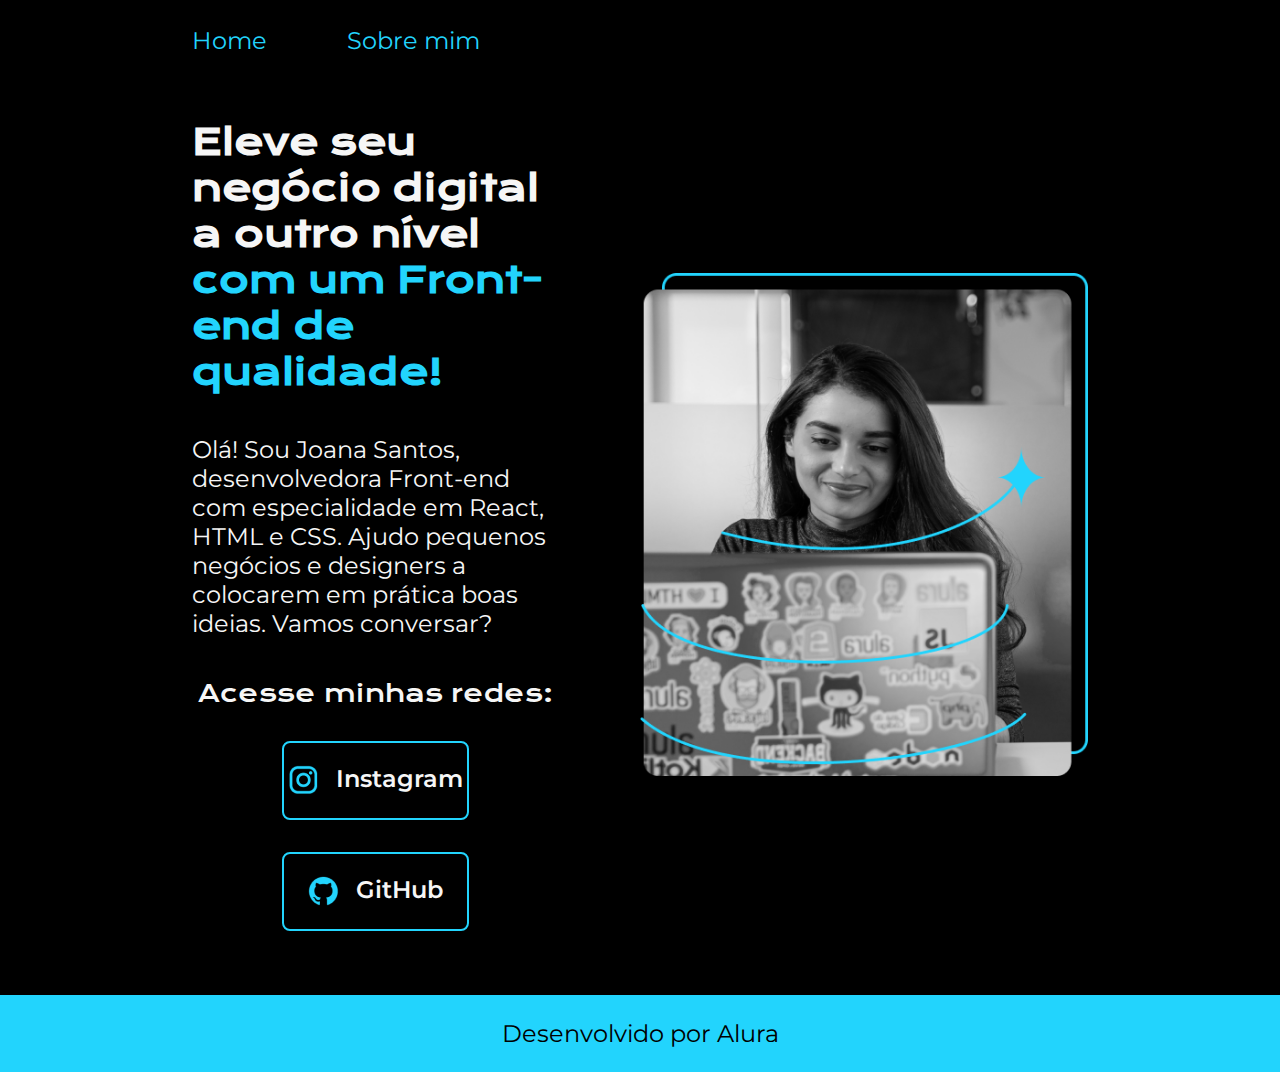
<file: index.html>
<!DOCTYPE html>
<html lang="pt-br">
<head>
    <meta charset="UTF-8">
    <meta http-equiv="X-UA-Compatible" content="IE=edge">
    <meta name="viewport" content="width=device-width, initial-scale=1.0">
    <title>Portifolio</title>
    <link rel="stylesheet" href="./css/style.css">
</head>
<body>
    <header class="cabecalho">
        <nav class="cabecalho-menu">
            <a  class="cabecalho-menu-link" href="index.html" >Home</a>
            <a class="cabecalho-menu-link" href="about.html">Sobre mim</a>
        </nav>
    </header>
    <main class="apresentacao">
        <section class="apresentacao-conteudo">
            <h1 class="apresentacao-conteudo-titulo">Eleve seu negócio digital a outro nível <strong class="titulo-destaque">com um Front-end de qualidade!</strong></h1>
            <p class="apresentacao-conteudo-texto">Olá! Sou Joana Santos, desenvolvedora Front-end com especialidade em React, HTML e CSS. Ajudo pequenos negócios e designers a colocarem em prática boas ideias. Vamos conversar?</p>
            <div class="apresentacao-links">
                <h2 class="apresentacao-links-subtitulo">Acesse minhas redes:</h2>
                <a class="apresentacao-links-navegacao" href="hnavegacao://instagram.com/rafaballerini">
                    <img src="./assets/instagram.png" alt="">Instagram
                </a>
                <a class="apresentacao-links-navegacao" href="https://github.com/guilhermeonrails">
                    <img src="./assets/github.png" alt="">GitHub
                </a>
            </div>
        </section>
            <img class="apresentacao-imagem" src="./assets/Imagem.png" alt="Foto da Joana Santos programando">
    </main>
    <footer class="rodape">
        <p>Desenvolvido por Alura</p>
    </footer>
</body>
</html>
</file>
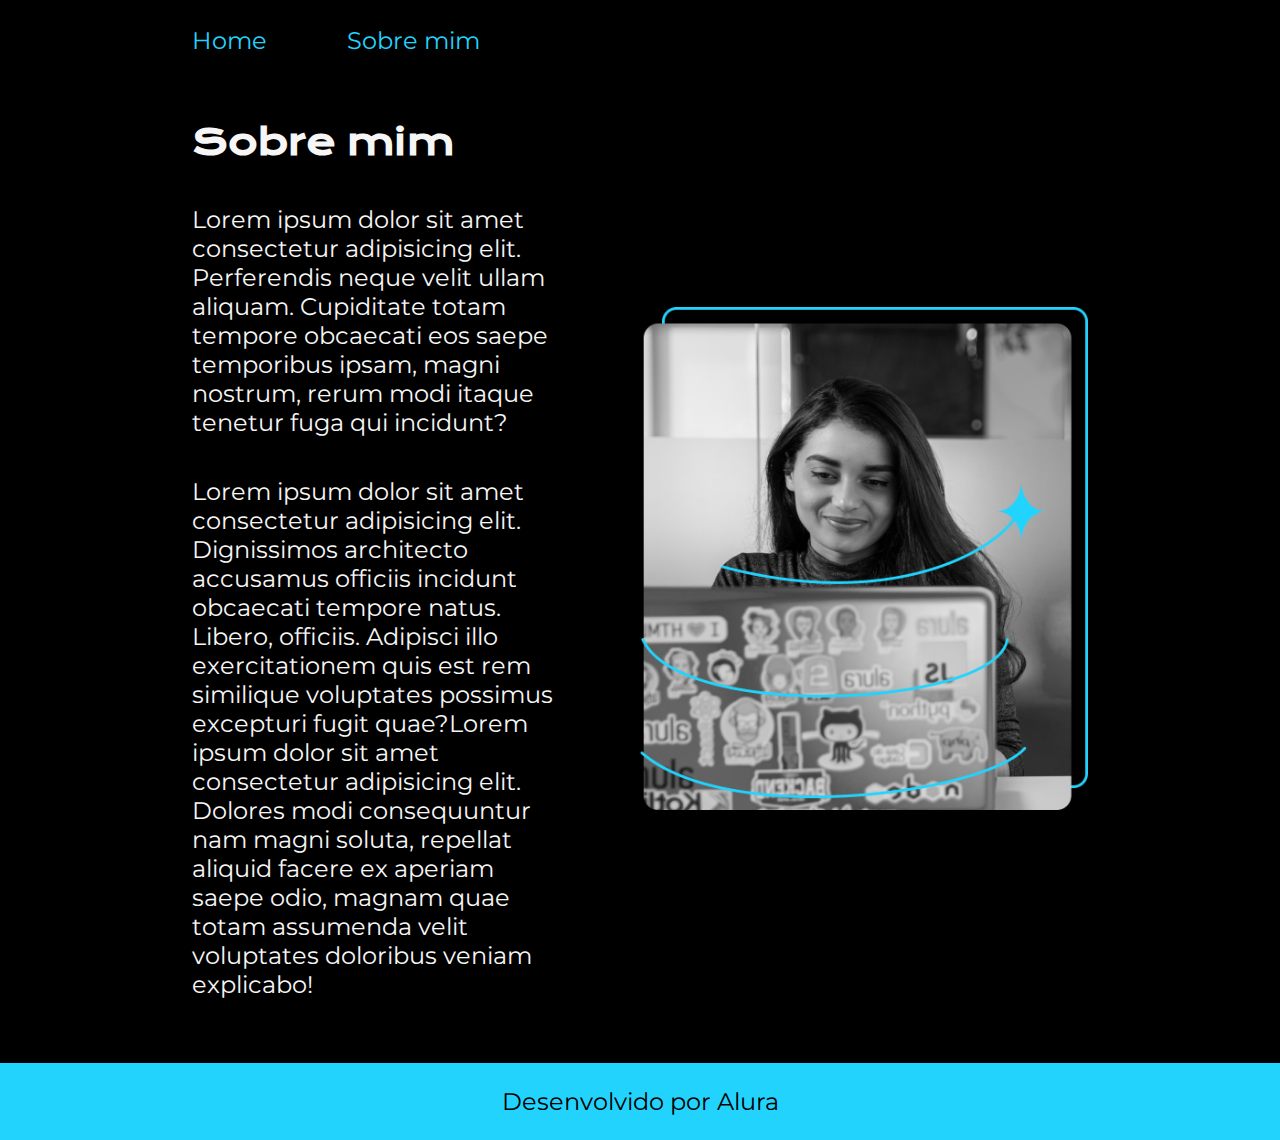
<file: about.html>
<!DOCTYPE html>
<html lang="pt-br">
<head>
  <meta charset="UTF-8">
  <meta name="viewport" content="width=device-width, initial-scale=1.0">
  <title>Sobre mim</title>
  <link rel="stylesheet" href="./css/style.css">
</head>
<body>
  <header class="cabecalho">
    <nav class="cabecalho-menu">
      <a  class="cabecalho-menu-link" href="index.html" >Home</a>
      <a class="cabecalho-menu-link" href="about.html">Sobre mim</a>
  </nav>
  </header>
  <main class="apresentacao">
    <section class="apresentacao-conteudo">
      <h1 class="apresentacao-conteudo-titulo">Sobre mim</h1>
      <p class="apresentacao-conteudo-texto">Lorem ipsum dolor sit amet consectetur adipisicing elit. Perferendis neque velit ullam aliquam. Cupiditate totam tempore obcaecati eos saepe temporibus ipsam, magni nostrum, rerum modi itaque tenetur fuga qui incidunt?</p>
      <p class="apresentacao-conteudo-texto">Lorem ipsum dolor sit amet consectetur adipisicing elit. Dignissimos architecto accusamus officiis incidunt obcaecati tempore natus. Libero, officiis. Adipisci illo exercitationem quis est rem similique voluptates possimus excepturi fugit quae?Lorem ipsum dolor sit amet consectetur adipisicing elit. Dolores modi consequuntur nam magni soluta, repellat aliquid facere ex aperiam saepe odio, magnam quae totam assumenda velit voluptates doloribus veniam explicabo!</p>
    </section>
    <img class="apresentacao-imagem" src="./assets/Imagem.png" alt="Foto da Joana Santos programando">
  </main>
  <footer class="rodape">
    <p>Desenvolvido por Alura</p>
</footer>
</body>
</html>
</file>
<file: css/style.css>
/*Importando fonts do Google fonts*/
@import url('https://fonts.googleapis.com/css2?family=Krona+One&family=Montserrat:wght@400;600&display=swap');

/* Variáveis CSS */
:root {
    --cor-principal: #000000;
    --cor-secundaria: #F6F6F6;
    --cor-terciaria: #22D4FD;
}

/* Resetando o CSS */
* {
    margin: 0;
    padding: 0;
}

body{
    box-sizing: border-box;
    background-color: var(--cor-principal);
    color: var(--cor-secundaria);
}

.cabecalho {
    padding: 2% 0% 0% 15%;
}

.cabecalho-menu {
    display: flex;
    gap: 80px;
}

.cabecalho-menu-link {
    font-family: 'Montserrat', sans-serif;
    font-size: 1.5rem;
    font-weight: 600px;
    color: var(--cor-terciaria);
    text-decoration: none;

}

/* Usando Flex-Box */
.apresentacao {
    padding: 5% 15%;
    display: flex;
    align-items: center;
    justify-content: space-between;
    gap: 82px;
}

.apresentacao-conteudo {
    width: 50%;
    display: flex;
    flex-direction: column;
    gap: 40px;
}

.titulo-destaque {
    color: var(--cor-terciaria);
}

.apresentacao-conteudo-titulo {
    font-size: 2.25rem;
    font-family: 'Krona One', sans-serif;
}

.apresentacao-conteudo-texto {
    font-size: 1.5rem;
    font-family: 'Montserrat', sans-serif;
}

.apresentacao-links {
    display: flex;
    flex-direction: column;
    justify-content: space-between;
    align-items: center;
    gap: 32px;
}

.apresentacao-links-subtitulo {
    font-family: 'Krona One', sans-serif;
    font-weight: 400;
    font-size: 1.5rem;
}

.apresentacao-links-navegacao {
    display: flex;
    justify-content: center;
    gap: 16px;
    border: 2px solid var(--cor-terciaria);
    width: 50%;
    text-align: center;
    border-radius: 8px;
    font-size: 1.5rem;
    font-weight: 600;
    padding: 21.5px 0;
    text-decoration: none;
    color: var(--cor-secundaria);
    font-family: 'Montserrat', sans-serif;
}

.apresentacao-links-link:hover {
    background-color: #272727;
}

.apresentacao-imagem {
    width: 50%;
}

.rodape {
    color: var(--cor-principal);
    background-color: var(--cor-terciaria);
    padding: 24px;
    text-align: center;
    font-family: 'Montserrat', sans-serif;
    font-size: 1.5rem;
}

@media (max-width: 1200px) {
    .cabecalho {
        padding: 10%;
    }

    .cabecalho-menu {
        justify-content: center;
    }

    .apresentacao {
        flex-direction: column-reverse;
        padding: 5%;
    }

    .apresentacao-conteudo {
        width: auto;
    }

}
</file>
